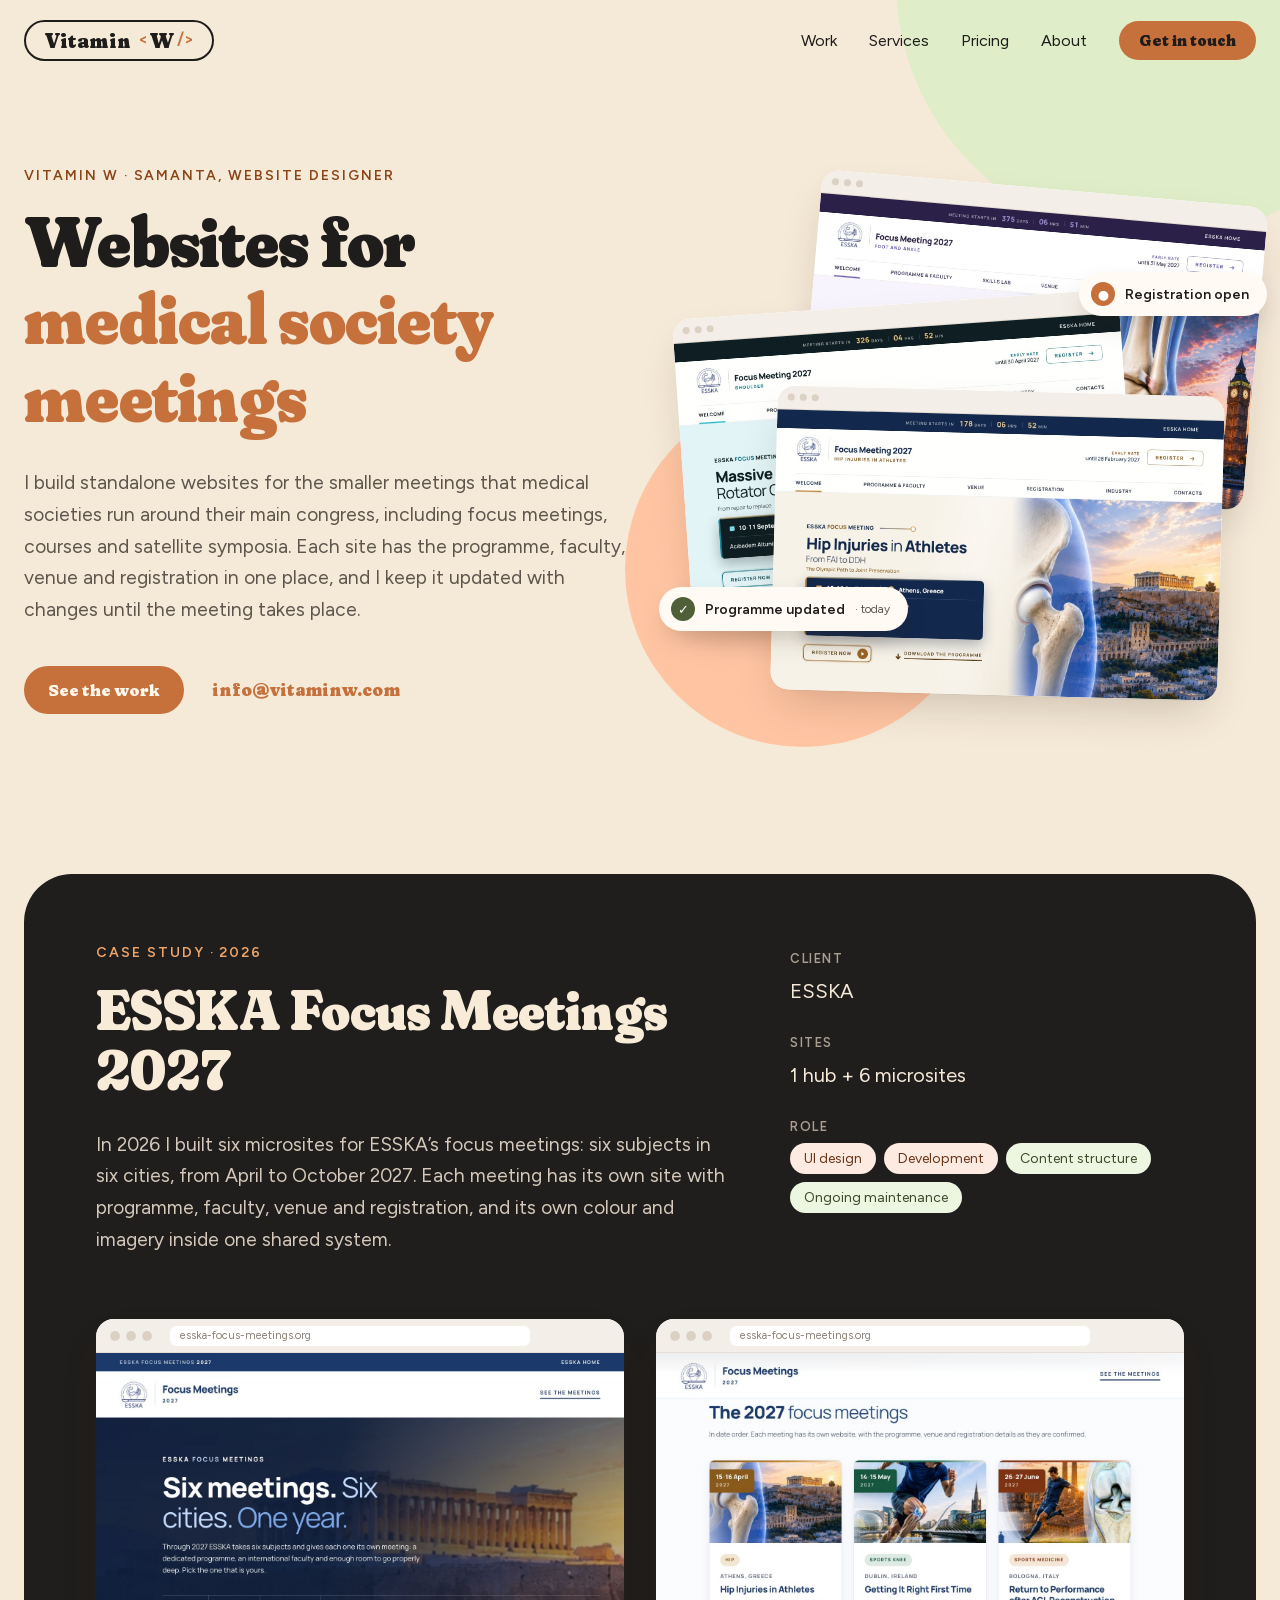
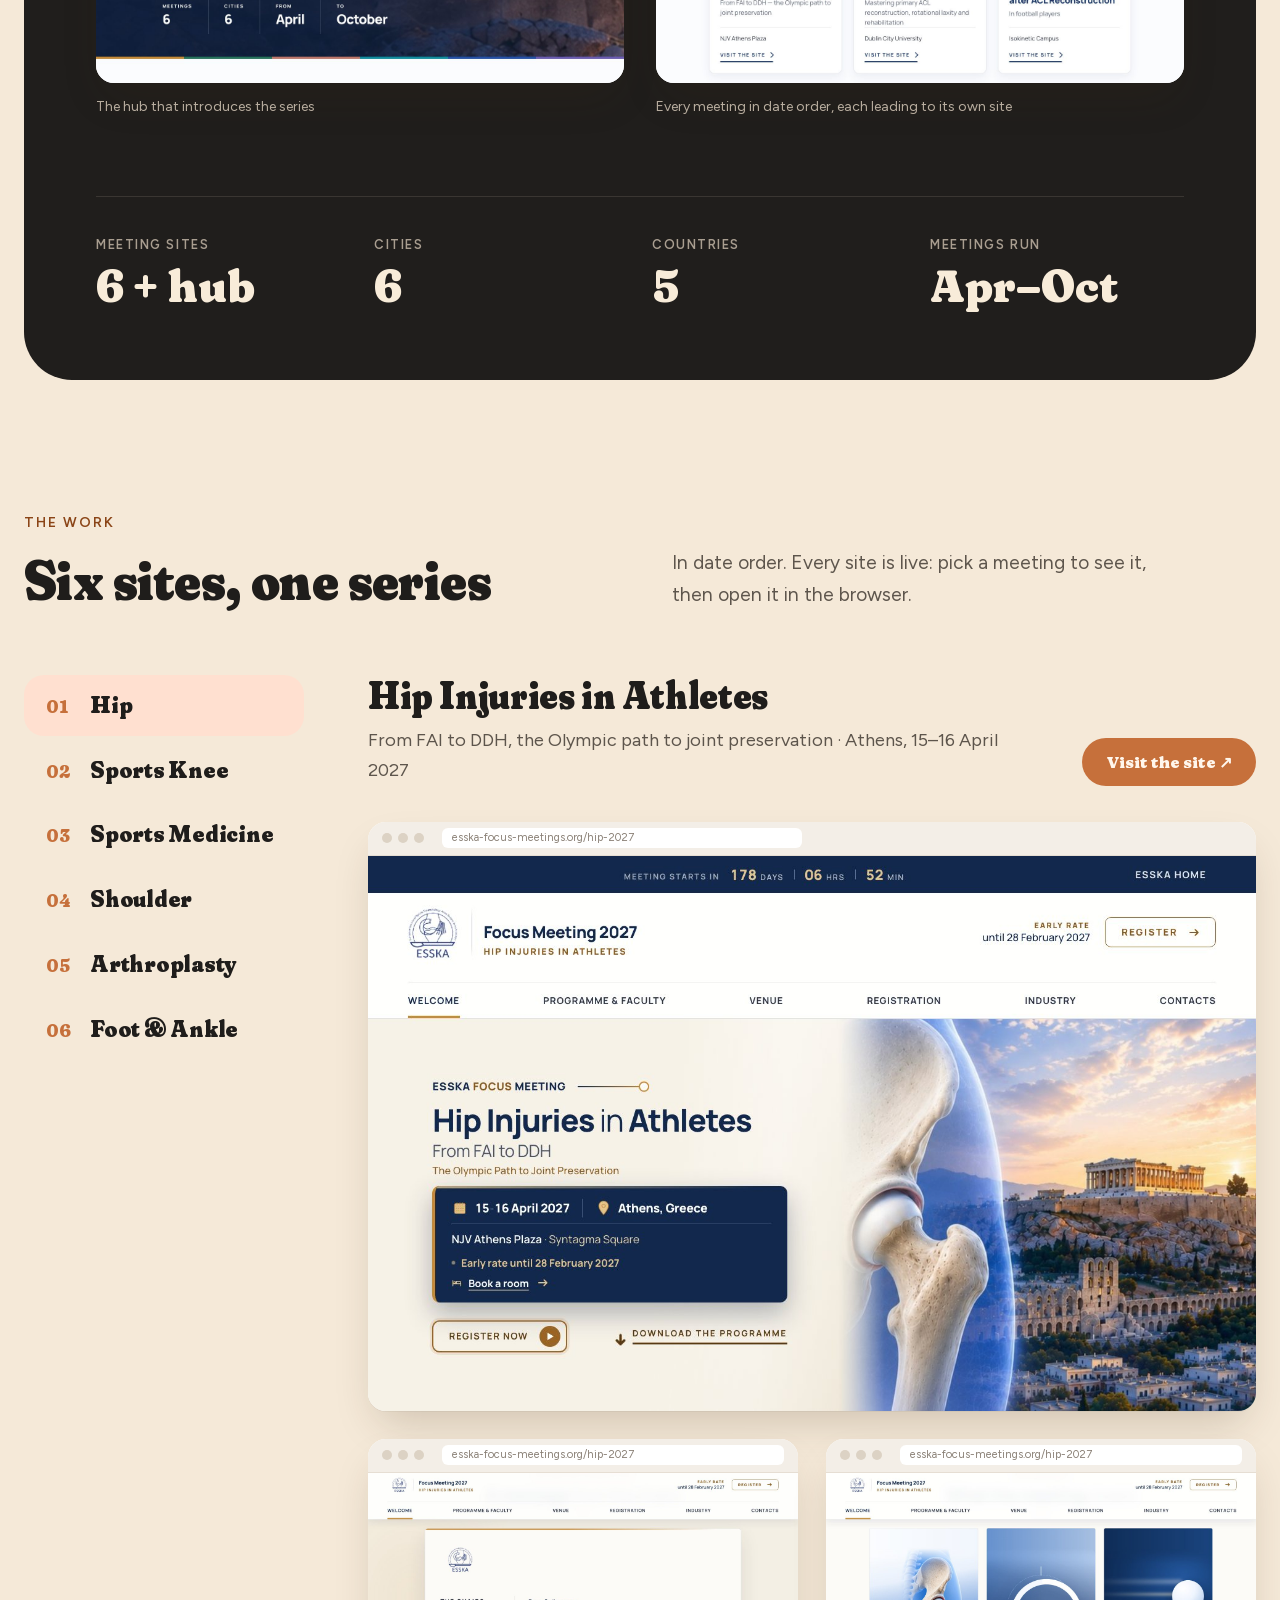
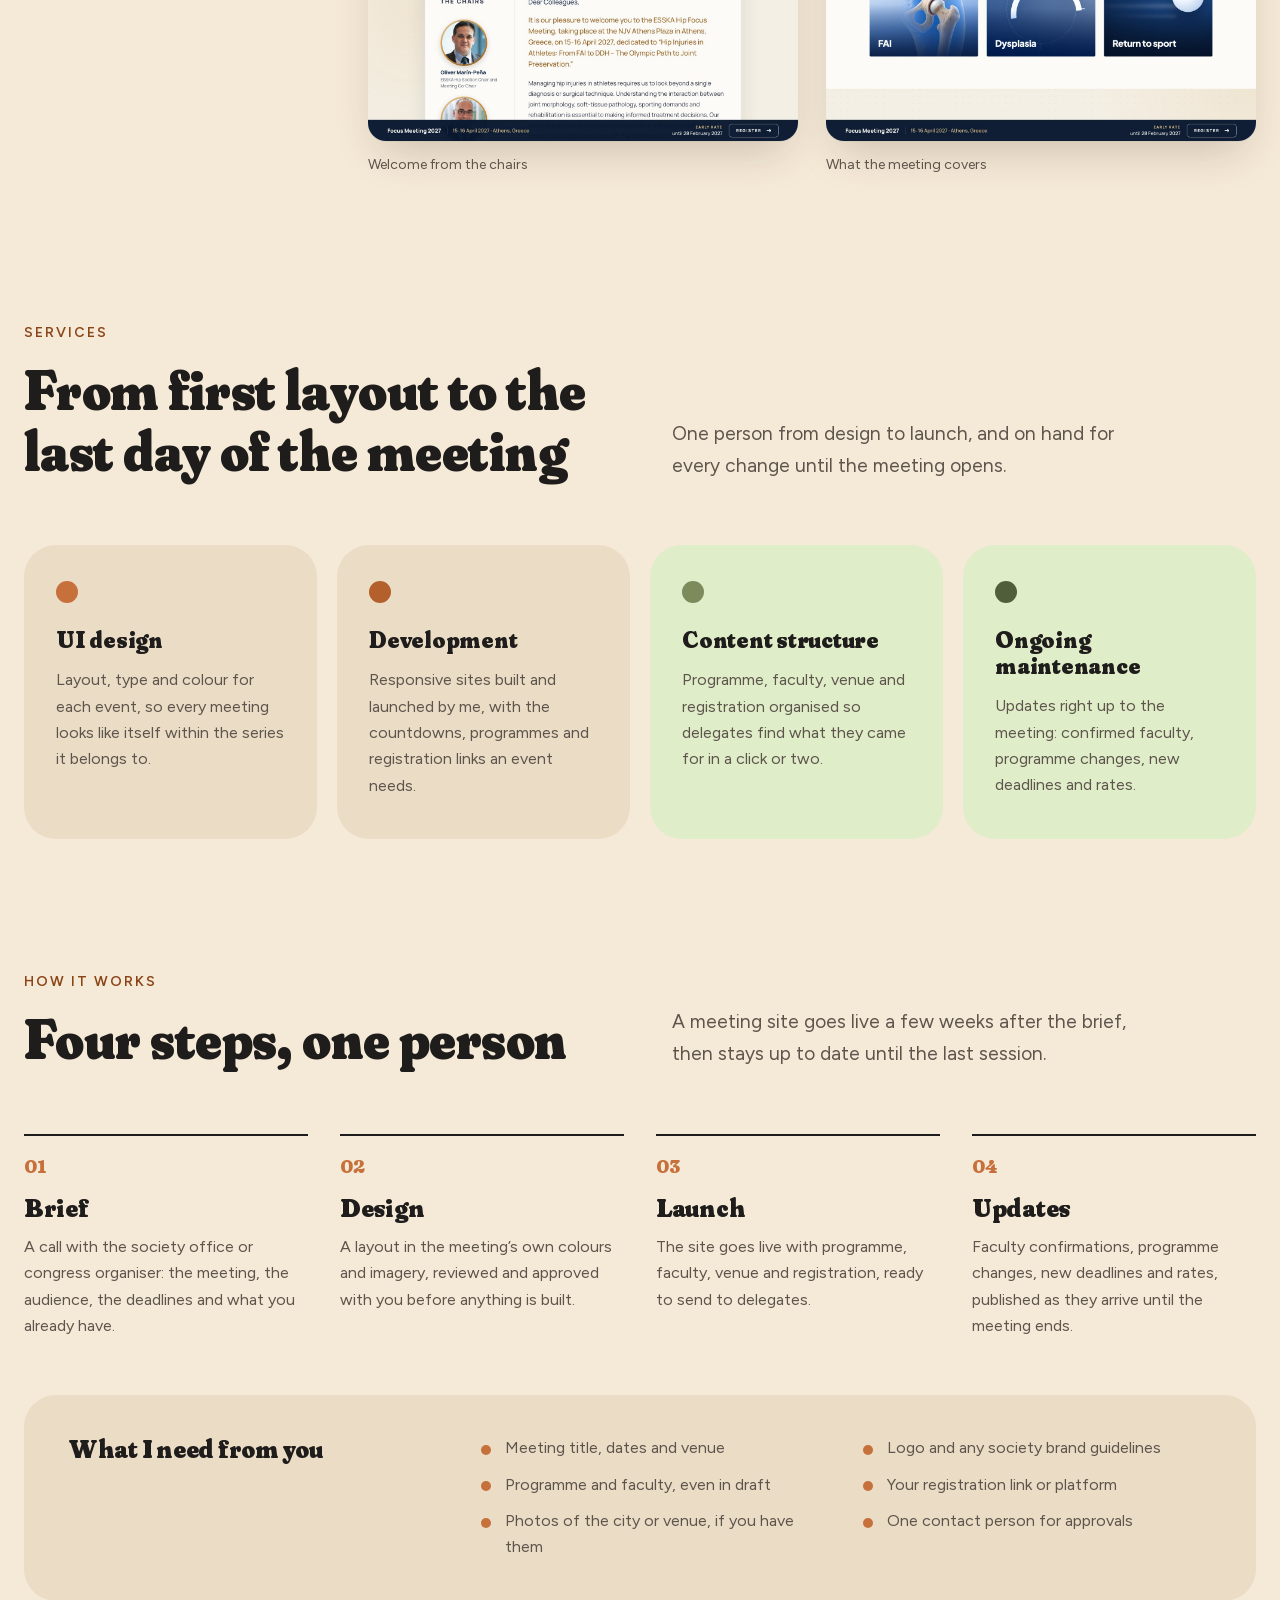
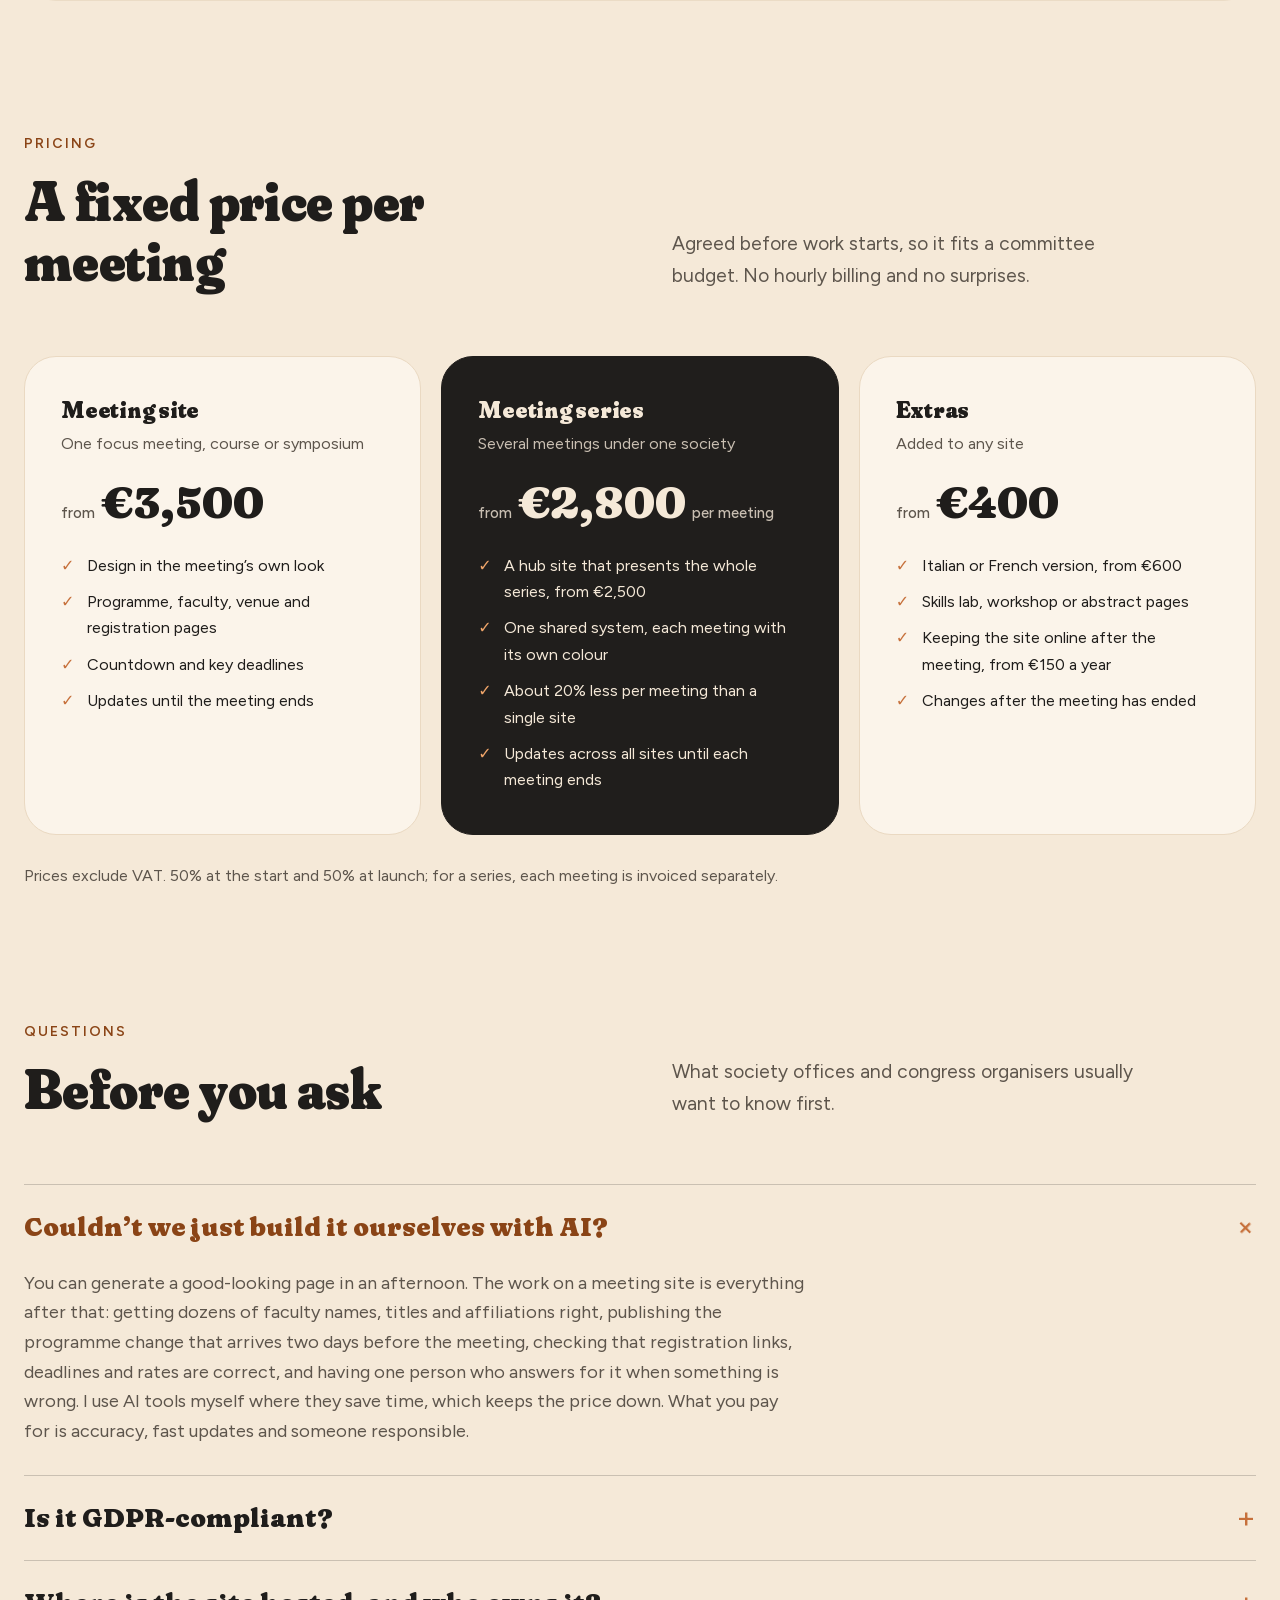
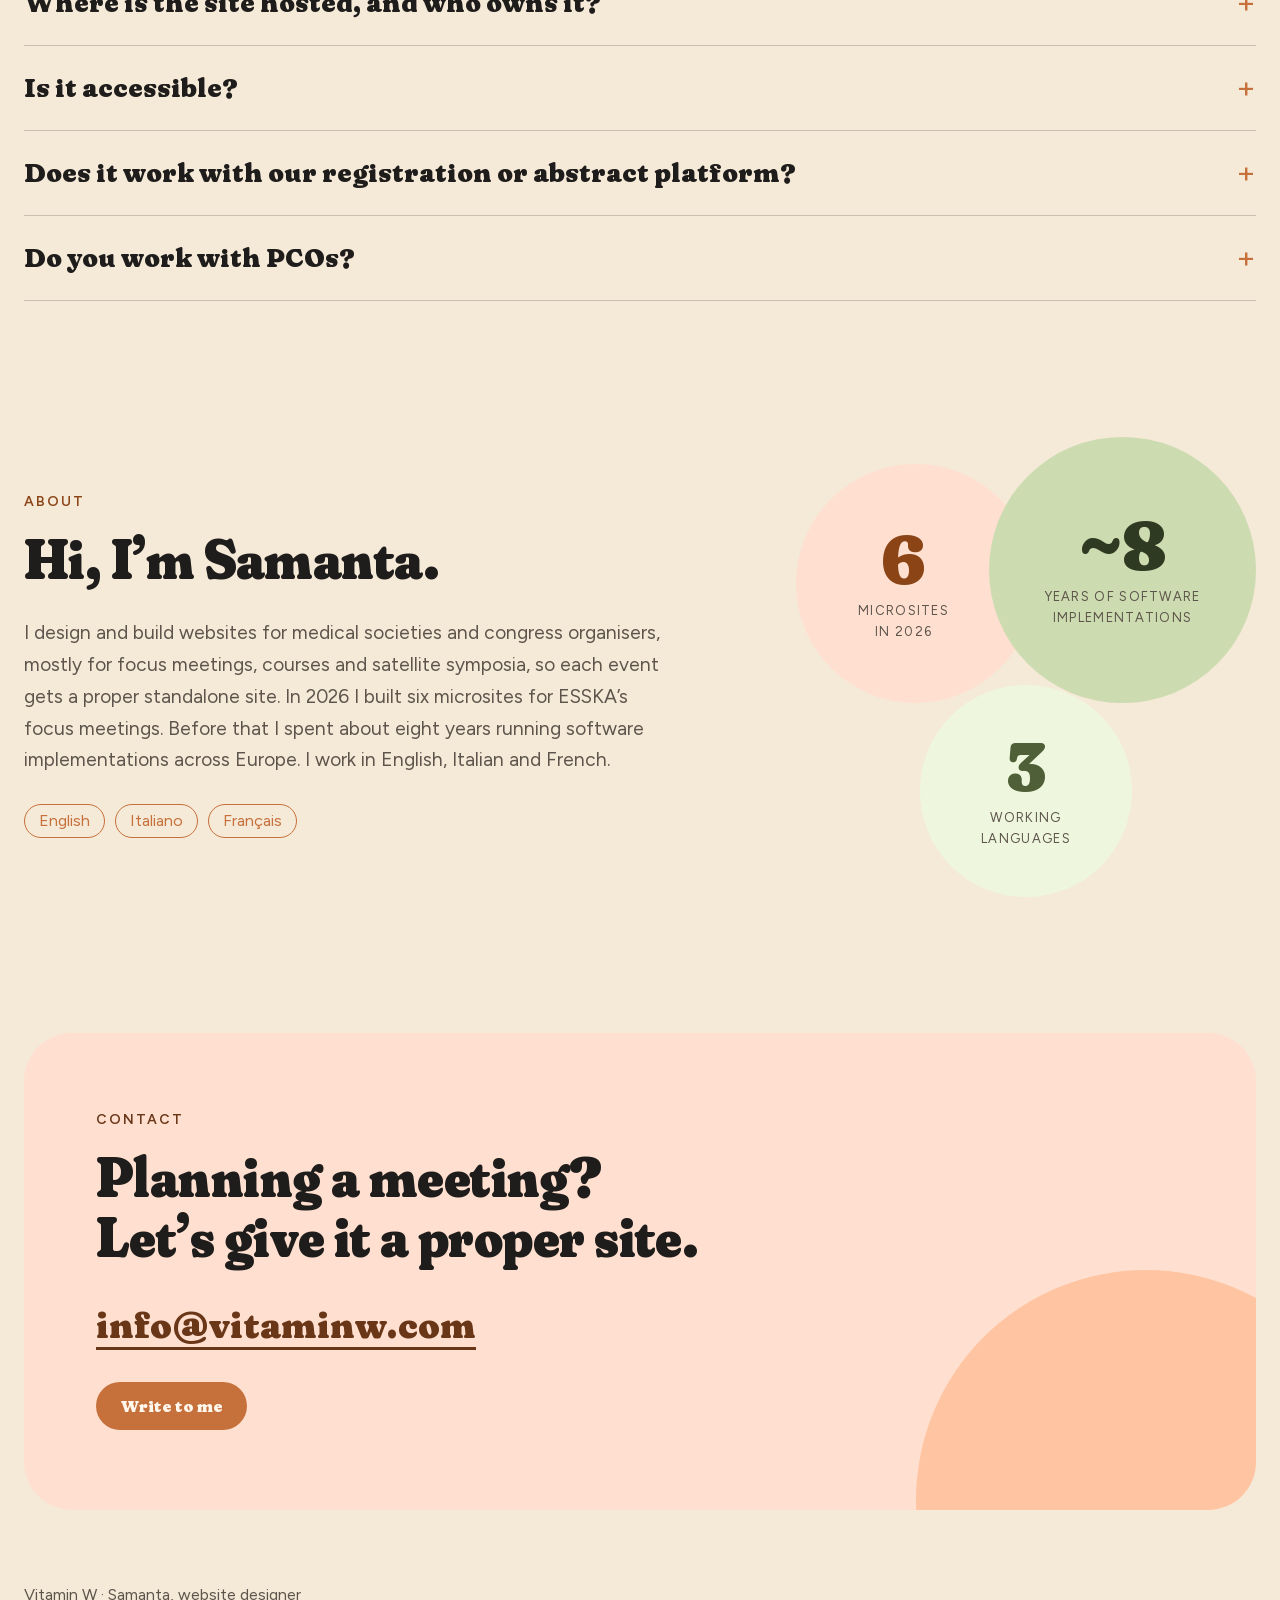
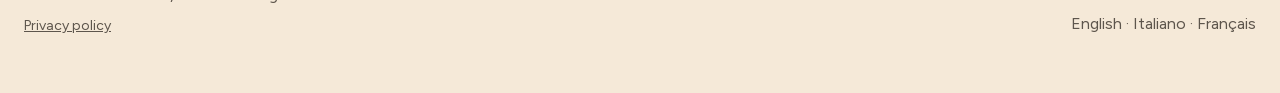
<file: index.html>
<!doctype html>
<html lang="en">
<head>
<meta charset="utf-8">
<meta name="viewport" content="width=device-width, initial-scale=1">
<title>Vitamin W · Websites for medical society meetings</title>
<meta name="description" content="Standalone websites for focus meetings, courses and satellite symposia.">
<link rel="stylesheet" href="fonts/fonts.css">
<link rel="icon" href="favicon.svg" type="image/svg+xml">
<style>
  :root {
    --cream: #f5e9d8;
    --sand: #ebdcc6;
    --ink: #1f1d1b;
    --muted: #5d554c;
    --rust: #c6703b;
    --rust-deep: #8a4416;
    --peach: #ffe0d0;
    --peach-strong: #ffc5a3;
    --mint: #e0edc9;
    --sage: #cddbb0;
    --moss: #4f5f37;
    --dark: #201e1c;

    --wrap: 1240px;
    --gutter: 24px;
    --section: 136px;      /* vertical rhythm between sections */
    --h2: clamp(36px, 4.4vw, 56px);
    --radius-xl: 48px;
    --radius-l: 32px;
    --display: "Fraunces", Georgia, serif;
    --body: "Figtree", system-ui, sans-serif;
  }
  * { box-sizing: border-box; }
  html { scroll-behavior: smooth; overflow-x: clip; }
  body {
    margin: 0;
    background: var(--cream);
    color: var(--ink);
    font: 400 18px/1.65 var(--body);
    -webkit-font-smoothing: antialiased;
    overflow-x: clip;
  }
  img { display: block; max-width: 100%; height: auto; }
  a { color: inherit; }
  .wrap { width: min(var(--wrap), 100% - 2 * var(--gutter)); margin-inline: auto; }

  h1, h2, h3 {
    font-family: var(--display);
    font-variation-settings: "SOFT" 100, "opsz" 144;
    font-weight: 900;
    letter-spacing: -0.01em;
    line-height: 1.08;
    margin: 0;
  }
  h2 { font-size: var(--h2); }
  .eyebrow {
    font: 600 14px/1 var(--body);
    letter-spacing: 0.14em;
    text-transform: uppercase;
    color: var(--rust-deep);
    margin: 0 0 20px;
  }
  .lede { color: var(--muted); font-size: clamp(17px, 1.5vw, 20px); margin: 0; }

  .btn {
    display: inline-flex; align-items: center; gap: 8px;
    background: var(--rust); color: #fff6ec;
    font: 900 16px/1 var(--display); font-variation-settings: "SOFT" 100;
    padding: 16px 24px; border-radius: 999px;
    text-decoration: none; white-space: nowrap;
    transition: transform .2s, background .2s;
  }
  .btn:hover { background: #b45f2c; transform: translateY(-2px); }

  section { padding-top: var(--section); scroll-margin-top: 8px; }

  /* Shared section header: title left, short intro right */
  .section-head { display: grid; grid-template-columns: 1fr 1fr; gap: 24px 64px; align-items: end; margin-bottom: 64px; }
  .section-head .lede { max-width: 480px; }

  /* Browser frame for every screenshot */
  .frame {
    margin: 0; background: #fff; border-radius: 18px; overflow: hidden;
    box-shadow: 0 1px 0 rgba(0,0,0,.04), 0 20px 44px -12px rgba(60, 40, 20, .22);
  }
  .frame-bar {
    display: flex; align-items: center; gap: 6px; height: 34px; padding: 0 14px;
    background: #f3eee7; border-bottom: 1px solid #e6ded3;
  }
  .frame-bar i { width: 10px; height: 10px; border-radius: 50%; background: #dcd2c4; }
  .frame-bar span {
    margin-left: 12px; flex: 1; max-width: 360px; height: 20px; border-radius: 6px; background: #fff;
    font-size: 11px; line-height: 20px; color: #8a8076; padding: 0 10px;
    overflow: hidden; white-space: nowrap; text-overflow: ellipsis;
  }
  .frame img { width: 100%; aspect-ratio: 1440 / 900; object-fit: cover; object-position: top; }
  .frame-caption { font-size: 14px; color: var(--muted); margin-top: 12px; }
  .case .frame-caption { color: #b8ad9f; }

  /* Nav */
  .nav { display: flex; align-items: center; justify-content: space-between; padding: 20px 0; position: relative; z-index: 2; }
  /* Logo: "Vitamin <W/>" in an outlined pill */
  .logo {
    display: inline-flex; align-items: center; gap: .3em;
    border: 2.5px solid var(--ink); border-radius: 999px; padding: 7px 18px 8px;
    font: 900 22px/1 var(--display); font-variation-settings: "SOFT" 100, "opsz" 144;
    color: var(--ink); text-decoration: none; white-space: nowrap;
    transition: background .2s;
  }
  .logo:hover { background: rgba(255, 224, 208, .6); }
  .logo .w { display: inline-flex; align-items: center; gap: .08em; }
  .logo .tag { font: 800 .78em/1 var(--body); color: var(--rust); }
  .nav ul { display: flex; align-items: center; gap: 32px; list-style: none; margin: 0; padding: 0; }
  .nav ul a:not(.btn) { text-decoration: none; font-size: 16px; }
  .nav ul a:not(.btn):hover { color: var(--rust); }
  .nav .btn { padding: 12px 20px; font-size: 15px; color: var(--ink); }

  /* Hero */
  .hero {
    position: relative; padding: 88px 0 24px;
    display: grid; grid-template-columns: minmax(0, 1.05fr) minmax(0, 1fr); gap: 56px; align-items: center;
  }
  .hero::before {
    content: ""; position: absolute; z-index: -1; width: 520px; height: 520px; border-radius: 50%;
    background: var(--mint); top: -360px; right: -160px;
  }
  .hero h1 { font-size: clamp(44px, 5.6vw, 82px); margin-bottom: 32px; }
  .hero h1 em { font-style: normal; color: var(--rust); }
  .hero .lede { max-width: 760px; }
  .hero .actions { display: flex; align-items: center; gap: 28px; flex-wrap: wrap; margin-top: 40px; }
  .mail-link { font: 900 17px/1 var(--display); font-variation-settings: "SOFT" 100; color: var(--rust); text-decoration: none; }
  .mail-link:hover { text-decoration: underline; }

  /* Hero graphic: a fanned stack of real meeting sites */
  .hero-art { position: relative; aspect-ratio: 1 / 0.92; }
  .hero-art::before {
    content: ""; position: absolute; width: 62%; aspect-ratio: 1; left: -10%; bottom: -8%; border-radius: 50%;
    background: var(--peach-strong); z-index: 0;
  }
  .hero-art .frame { position: absolute; width: 78%; z-index: 1; }
  .hero-art .frame-bar { height: 24px; padding: 0 10px; gap: 5px; }
  .hero-art .frame-bar i { width: 7px; height: 7px; }
  .hero-art .frame-bar span { display: none; }
  .hero-art .f1 { top: 2%; right: 0; transform: rotate(5deg); }
  .hero-art .f2 { top: 24%; left: 0; transform: rotate(-4deg); z-index: 2; }
  .hero-art .f3 { bottom: 2%; right: 6%; transform: rotate(1.5deg); z-index: 3; }
  .chip {
    position: absolute; z-index: 4; display: flex; align-items: center; gap: 10px;
    background: #fffaf3; border-radius: 999px; padding: 10px 18px 10px 12px;
    font-size: 14px; font-weight: 600; white-space: nowrap;
    box-shadow: 0 12px 28px -10px rgba(60, 40, 20, .35);
    animation: bob 6s ease-in-out infinite;
  }
  .chip i { width: 24px; height: 24px; border-radius: 50%; display: grid; place-items: center; font-style: normal; font-size: 13px; color: #fff; }
  .chip small { font-weight: 400; color: var(--muted); }
  .chip.c1 { left: -4%; bottom: 14%; }
  .chip.c1 i { background: var(--moss); }
  .chip.c2 { right: -2%; top: 18%; animation-delay: -3s; }
  .chip.c2 i { background: var(--rust); }
  @keyframes bob { 50% { transform: translateY(-8px); } }
  @media (prefers-reduced-motion: reduce) { .chip { animation: none; } }

  /* Case study */
  .case { background: var(--dark); color: #f5e9d8; border-radius: var(--radius-xl); padding: 72px; margin-top: var(--section); }
  .case .eyebrow { color: #f0a66a; }
  .case h2 { color: #f8ecd9; margin-bottom: 28px; }
  .case .lede { color: #d4c9bb; }
  .case-top { display: grid; grid-template-columns: 1.6fr 1fr; gap: 64px; align-items: start; }
  .meta { margin: 0; display: grid; gap: 28px; padding-top: 6px; }
  .meta dt { font: 600 13px/1 var(--body); letter-spacing: .12em; text-transform: uppercase; color: #a99e90; margin-bottom: 10px; }
  .meta dd { margin: 0; font-size: 20px; }
  .tags { display: flex; flex-wrap: wrap; gap: 8px; list-style: none; margin: 0; padding: 0; }
  .tags li { font-size: 14px; padding: 4px 14px; border-radius: 999px; background: #fdebe2; color: #6a3618; }
  .tags li.green { background: #edf6e0; color: #3d4a2a; }
  .case-shots { display: grid; grid-template-columns: 1fr 1fr; gap: 32px; margin-top: 64px; }

  /* Work: sticky index + project view */
  .work-grid { display: grid; grid-template-columns: 280px 1fr; gap: 64px; align-items: start; }
  .index { position: sticky; top: 32px; list-style: none; margin: 0; padding: 0; display: grid; gap: 4px; }
  .index button {
    all: unset; box-sizing: border-box; cursor: pointer; width: 100%;
    display: flex; align-items: baseline; gap: 18px; padding: 16px 22px; border-radius: 20px;
    transition: background .2s;
  }
  .index button:hover { background: rgba(255, 224, 208, .55); }
  .index button[aria-selected="true"] { background: var(--peach); }
  .index button:focus-visible { outline: 2px solid var(--rust); outline-offset: 2px; }
  .index .num { font: 900 17px/1 var(--display); color: var(--rust); min-width: 26px; }
  .index h3 { font-size: 24px; line-height: 1.2; }

  .project[hidden] { display: none; }
  .project { animation: fade .35s ease; }
  @keyframes fade { from { opacity: 0; transform: translateY(8px); } to { opacity: 1; transform: none; } }
  .project-head { display: flex; justify-content: space-between; align-items: flex-end; gap: 24px 40px; margin-bottom: 36px; }
  .project h3 { font-size: clamp(28px, 3vw, 40px); margin-bottom: 10px; }
  .project .sub { margin: 0; color: var(--muted); font-size: 18px; }
  .project .pair { display: grid; grid-template-columns: 1fr 1fr; gap: 28px; margin-top: 28px; }

  /* Services */
  .cards { display: grid; grid-template-columns: repeat(4, 1fr); gap: 20px; }
  .card { border-radius: var(--radius-l); padding: 36px 32px 40px; background: var(--sand); }
  .card.green { background: var(--mint); }
  .card .dot { width: 22px; height: 22px; border-radius: 50%; background: var(--rust); margin-bottom: 24px; }
  .card h3 { font-size: 24px; margin-bottom: 14px; }
  .card p { margin: 0; color: var(--muted); font-size: 16px; }

  /* Case study results + quote */
  .results { display: grid; grid-template-columns: repeat(4, 1fr); gap: 24px; margin: 64px 0 0; padding-top: 40px; border-top: 1px solid #3a3632; }
  .results dt { font: 600 13px/1.3 var(--body); letter-spacing: .12em; text-transform: uppercase; color: #a99e90; margin-bottom: 10px; }
  .results dd { margin: 0; font: 900 clamp(32px, 3.6vw, 44px)/1 var(--display); font-variation-settings: "SOFT" 100; color: #f8ecd9; }
  .quote { margin: 48px 0 0; padding-left: 28px; border-left: 3px solid #f0a66a; max-width: 820px; }
  .quote p { margin: 0 0 14px; font: 900 clamp(20px, 2vw, 26px)/1.35 var(--display); font-variation-settings: "SOFT" 100; color: #f8ecd9; }
  .quote cite { font-style: normal; font-size: 15px; color: #b8ad9f; }

  /* Placeholders still to fill in: visible on purpose */
  .todo { background: #fff1a8; color: #4a3b00; border-radius: 4px; padding: 0 4px; outline: 1px dashed #c9a400; }

  /* How it works */
  .steps { list-style: none; margin: 0; padding: 0; display: grid; grid-template-columns: repeat(4, 1fr); gap: 32px; }
  .steps li { border-top: 2px solid var(--ink); padding-top: 22px; }
  .steps .num { font: 900 18px/1 var(--display); color: var(--rust); display: block; margin-bottom: 18px; }
  .steps h3 { font-size: 26px; margin-bottom: 12px; }
  .steps p { margin: 0; color: var(--muted); font-size: 16px; }
  .needs { margin-top: 56px; background: var(--sand); border-radius: var(--radius-l); padding: 40px 44px; display: grid; grid-template-columns: 1fr 2fr; gap: 24px 48px; }
  .needs h3 { font-size: 26px; }
  .needs ul { margin: 0; padding: 0; list-style: none; display: grid; grid-template-columns: 1fr 1fr; gap: 10px 32px; }
  .needs li { padding-left: 24px; position: relative; color: var(--muted); font-size: 16px; }
  .needs li::before { content: ""; position: absolute; left: 0; top: .6em; width: 10px; height: 10px; border-radius: 50%; background: var(--rust); }

  /* Pricing */
  .prices { display: grid; grid-template-columns: repeat(3, 1fr); gap: 20px; align-items: stretch; }
  .price { border-radius: var(--radius-l); padding: 40px 36px; background: #fbf4ea; border: 1px solid #ead9c2; display: flex; flex-direction: column; }
  .price.featured { background: var(--dark); color: #f5e9d8; border-color: var(--dark); }
  .price h3 { font-size: 24px; margin-bottom: 8px; }
  .price .for { margin: 0 0 24px; color: var(--muted); font-size: 16px; }
  .price.featured .for { color: #c9bfb2; }
  .price .amount { font: 900 clamp(34px, 3.4vw, 44px)/1 var(--display); font-variation-settings: "SOFT" 100; margin-bottom: 28px; }
  .price .amount small { font: 500 15px/1 var(--body); color: var(--muted); margin-right: 6px; }
  .price.featured .amount small { color: #c9bfb2; }
  .price ul { margin: 0; padding: 0; list-style: none; display: grid; gap: 10px; font-size: 16px; }
  .price li { padding-left: 26px; position: relative; }
  .price li::before { content: "✓"; position: absolute; left: 0; color: var(--rust); font-weight: 600; }
  .price.featured li::before { color: #f0a66a; }
  .price-note { margin: 28px 0 0; color: var(--muted); font-size: 16px; }

  /* FAQ */
  .faq-list { border-top: 1px solid rgba(31, 29, 27, .2); }
  .faq-list details { border-bottom: 1px solid rgba(31, 29, 27, .2); }
  .faq-list summary {
    list-style: none; cursor: pointer; display: flex; justify-content: space-between; align-items: center; gap: 24px;
    padding: 26px 0; font: 900 clamp(20px, 2vw, 26px)/1.25 var(--display); font-variation-settings: "SOFT" 100;
  }
  .faq-list summary::-webkit-details-marker { display: none; }
  .faq-list summary::after { content: "+"; font: 400 30px/1 var(--body); color: var(--rust); transition: transform .2s; }
  .faq-list details[open] summary::after { transform: rotate(45deg); }
  .faq-list summary:hover { color: var(--rust-deep); }
  .faq-list details p { margin: 0 0 28px; max-width: 780px; color: var(--muted); }
  .faq-list details.lead summary { color: var(--rust-deep); }

  /* About */
  .about-grid { display: grid; grid-template-columns: 1.2fr 1fr; gap: 64px; align-items: center; }
  .about h2 { margin-bottom: 28px; }
  .about .lede { margin-bottom: 28px; }
  .langs { display: flex; gap: 10px; list-style: none; margin: 0; padding: 0; flex-wrap: wrap; }
  .langs li { border: 1.5px solid var(--rust); color: var(--rust); border-radius: 999px; padding: 3px 14px; font-size: 16px; }
  .bubbles { position: relative; aspect-ratio: 1 / 1; max-width: 460px; width: 100%; justify-self: end; }
  .bubble { position: absolute; border-radius: 50%; display: grid; place-content: center; text-align: center; padding: 20px; }
  .bubble b { font: 900 clamp(48px, 5.4vw, 68px)/1 var(--display); font-variation-settings: "SOFT" 100; display: block; margin-bottom: 8px; }
  .bubble span { font-size: 13px; letter-spacing: .1em; text-transform: uppercase; color: var(--muted); line-height: 1.6; }
  .b1 { width: 52%; height: 52%; left: 0; top: 6%; background: var(--peach); padding-right: 44px; }
  .b1 b { color: var(--rust-deep); }
  .b2 { width: 58%; height: 58%; right: 0; top: 0; background: var(--sage); z-index: 1; }
  .b2 b { color: #2f3a22; }
  .b3 { width: 46%; height: 46%; left: 27%; bottom: 0; background: #eef7dd; z-index: 2; }
  .b3 b { color: var(--moss); }

  /* Contact */
  .contact-card {
    position: relative; overflow: hidden;
    background: var(--peach); border-radius: var(--radius-xl); padding: 80px 72px;
  }
  .contact-card::after {
    content: ""; position: absolute; width: 460px; height: 460px; border-radius: 50%;
    background: var(--peach-strong); right: -120px; bottom: -220px;
  }
  .contact-card > * { position: relative; z-index: 1; }
  .contact-card .eyebrow { color: #6a3618; }
  .contact-card h2 { max-width: 620px; margin-bottom: 36px; }
  .big-mail {
    display: inline-block; font: 900 clamp(24px, 2.8vw, 36px)/1.2 var(--display); font-variation-settings: "SOFT" 100;
    color: #6a3618; text-decoration: none; border-bottom: 3px solid currentColor; margin-bottom: 32px; overflow-wrap: anywhere;
  }
  .contact-card .btn { display: flex; width: fit-content; }

  footer { display: flex; justify-content: space-between; align-items: flex-end; gap: 16px 32px; flex-wrap: wrap; padding: 72px 0 56px; color: var(--muted); font-size: 16px; }
  footer .legal { font-size: 14px; margin-top: 6px; }
  footer a { color: var(--muted); }

  /* Responsive */
  @media (max-width: 1000px) {
    .hero { grid-template-columns: 1fr; gap: 48px; }
    .hero-art { width: min(560px, 100%); justify-self: center; }
  }
  @media (max-width: 1100px) {
    .cards, .steps { grid-template-columns: 1fr 1fr; }
    .work-grid { grid-template-columns: 220px 1fr; gap: 40px; }
    .prices { grid-template-columns: 1fr; max-width: 640px; }
    .project-head { flex-direction: column; align-items: flex-start; }
  }
  @media (max-width: 900px) {
    :root { --section: 104px; }
    .section-head, .about-grid, .case-top { grid-template-columns: 1fr; }
    .section-head { margin-bottom: 40px; }
    .bubbles { justify-self: center; }
    .case, .contact-card { padding: 48px 32px; border-radius: 36px; }
    .case-shots { margin-top: 48px; gap: 24px; }
    .results { grid-template-columns: 1fr 1fr; }
    .needs { grid-template-columns: 1fr; padding: 32px; }

    /* Index becomes a sticky row of names above the project */
    .work-grid { grid-template-columns: 1fr; gap: 28px; }
    .index {
      top: 0; z-index: 5; display: flex; overflow-x: auto; gap: 6px;
      margin: 0 calc(-1 * var(--gutter)); padding: 12px var(--gutter);
      scroll-padding-inline: var(--gutter); scrollbar-width: none;
      background: var(--cream); box-shadow: 0 8px 16px -12px rgba(60, 40, 20, .25);
    }
    .index::-webkit-scrollbar { display: none; }
    .index li { flex: 0 0 auto; }
    .index button { padding: 10px 16px; border-radius: 999px; gap: 10px; background: rgba(235, 220, 198, .6); }
    .index .num { font-size: 13px; min-width: 0; }
    .index h3 { font-size: 17px; white-space: nowrap; }
  }
  @media (max-width: 640px) {
    :root { --gutter: 16px; --section: 88px; }
    body { font-size: 17px; }
    .nav ul li:not(:last-child) { display: none; }
    .hero { padding-top: 72px; }
    .hero::before { width: 300px; height: 300px; top: -200px; right: -120px; }
    .chip { font-size: 12px; padding: 8px 14px 8px 10px; }
    .chip small { display: none; }
    .chip.c1 { left: 0; }
    .chip.c2 { right: 0; }
    .case, .contact-card { padding: 40px 22px; border-radius: 28px; }
    .case-shots, .project .pair, .cards, .steps, .needs ul { grid-template-columns: 1fr; }
    .needs { padding: 28px 22px; }
    .price { padding: 32px 24px; }
    .frame { border-radius: 12px; }
    .frame-bar { height: 26px; }
    .frame-bar span { display: none; }
    .bubble { padding: 12px; }
    .bubble span { font-size: 11px; letter-spacing: .06em; }
    .b1 { padding-right: 26px; }
  }
</style>
</head>
<body>
<div class="wrap">
  <nav class="nav" aria-label="Main">
    <a class="logo" href="#top" aria-label="Vitamin W, back to top">Vitamin <span class="w" aria-hidden="true"><span class="tag">&lt;</span>W<span class="tag">/&gt;</span></span></a>
    <ul>
      <li><a href="#work">Work</a></li>
      <li><a href="#services">Services</a></li>
      <li><a href="#pricing">Pricing</a></li>
      <li><a href="#about">About</a></li>
      <li><a class="btn" href="#contact">Get in touch</a></li>
    </ul>
  </nav>

  <header class="hero" id="top">
    <div>
    <p class="eyebrow">Vitamin W · Samanta, website designer</p>
    <h1>Websites for <em>medical society meetings</em></h1>
    <p class="lede">I build standalone websites for the smaller meetings that medical societies run around their main congress, including focus meetings, courses and satellite symposia. Each site has the programme, faculty, venue and registration in one place, and I keep it updated with changes until the meeting takes place.</p>
    <div class="actions">
      <a class="btn" href="#work">See the work</a>
      <a class="mail-link" href="mailto:info@vitaminw.com">info@vitaminw.com</a>
    </div>
    </div>
    <div class="hero-art" aria-hidden="true">
      <figure class="frame f1"><div class="frame-bar"><i></i><i></i><i></i><span></span></div><img src="work/foot-ankle-hero.jpg" alt="" width="1440" height="900"></figure>
      <figure class="frame f2"><div class="frame-bar"><i></i><i></i><i></i><span></span></div><img src="work/shoulder-hero.jpg" alt="" width="1440" height="900"></figure>
      <figure class="frame f3"><div class="frame-bar"><i></i><i></i><i></i><span></span></div><img src="work/hip-hero.jpg" alt="" width="1440" height="900"></figure>
      <div class="chip c1"><i>✓</i>Programme updated <small>· today</small></div>
      <div class="chip c2"><i>●</i>Registration open</div>
    </div>
  </header>

  <article class="case" aria-labelledby="case-title">
    <div class="case-top">
      <div>
        <p class="eyebrow">Case study · 2026</p>
        <h2 id="case-title">ESSKA Focus Meetings 2027</h2>
        <p class="lede">In 2026 I built six microsites for ESSKA’s focus meetings: six subjects in six cities, from April to October 2027. Each meeting has its own site with programme, faculty, venue and registration, and its own colour and imagery inside one shared system.</p>
      </div>
      <dl class="meta">
        <div><dt>Client</dt><dd>ESSKA</dd></div>
        <div><dt>Sites</dt><dd>1 hub + 6 microsites</dd></div>
        <div><dt>Role</dt><dd>
          <ul class="tags">
            <li>UI design</li><li>Development</li>
            <li class="green">Content structure</li><li class="green">Ongoing maintenance</li>
          </ul>
        </dd></div>
      </dl>
    </div>
    <div class="case-shots">
      <div>
        <figure class="frame"><div class="frame-bar"><i></i><i></i><i></i><span>esska-focus-meetings.org</span></div><img src="work/hub-hero.jpg" alt="ESSKA Focus Meetings hub: Six meetings. Six cities. One year." width="1440" height="900" loading="lazy"></figure>
        <p class="frame-caption">The hub that introduces the series</p>
      </div>
      <div>
        <figure class="frame"><div class="frame-bar"><i></i><i></i><i></i><span>esska-focus-meetings.org</span></div><img src="work/hub-cards.jpg" alt="The 2027 focus meetings listed as cards in date order" width="1440" height="900" loading="lazy"></figure>
        <p class="frame-caption">Every meeting in date order, each leading to its own site</p>
      </div>
    </div>
    <dl class="results">
      <div><dt>Meeting sites</dt><dd>6 + hub</dd></div>
      <div><dt>Cities</dt><dd>6</dd></div>
      <div><dt>Countries</dt><dd>5</dd></div>
      <div><dt>Meetings run</dt><dd>Apr–Oct</dd></div>
    </dl>
    <!-- Add a client quote here when you have one:
    <blockquote class="quote">
      <p>Quote from your ESSKA contact</p>
      <cite>Name, Role, ESSKA</cite>
    </blockquote>
    -->
  </article>

  <section id="work">
    <div class="section-head">
      <div>
        <p class="eyebrow">The work</p>
        <h2>Six sites, one series</h2>
      </div>
      <p class="lede">In date order. Every site is live: pick a meeting to see it, then open it in the browser.</p>
    </div>

    <div class="work-grid">
      <ol class="index" role="tablist" aria-label="The six meetings"></ol>
      <div class="projects"></div>
    </div>
  </section>

  <section id="services">
    <div class="section-head">
      <div>
        <p class="eyebrow">Services</p>
        <h2>From first layout to the last day of the meeting</h2>
      </div>
      <p class="lede">One person from design to launch, and on hand for every change until the meeting opens.</p>
    </div>
    <div class="cards">
      <div class="card"><div class="dot"></div><h3>UI design</h3><p>Layout, type and colour for each event, so every meeting looks like itself within the series it belongs to.</p></div>
      <div class="card"><div class="dot" style="background:#b4602c"></div><h3>Development</h3><p>Responsive sites built and launched by me, with the countdowns, programmes and registration links an event needs.</p></div>
      <div class="card green"><div class="dot" style="background:#7c8a5c"></div><h3>Content structure</h3><p>Programme, faculty, venue and registration organised so delegates find what they came for in a click or two.</p></div>
      <div class="card green"><div class="dot" style="background:#4f5f37"></div><h3>Ongoing maintenance</h3><p>Updates right up to the meeting: confirmed faculty, programme changes, new deadlines and rates.</p></div>
    </div>
  </section>

  <section id="process">
    <div class="section-head">
      <div>
        <p class="eyebrow">How it works</p>
        <h2>Four steps, one person</h2>
      </div>
      <p class="lede">A meeting site goes live a few weeks after the brief, then stays up to date until the last session.</p>
    </div>
    <ol class="steps">
      <li><span class="num">01</span><h3>Brief</h3><p>A call with the society office or congress organiser: the meeting, the audience, the deadlines and what you already have.</p></li>
      <li><span class="num">02</span><h3>Design</h3><p>A layout in the meeting’s own colours and imagery, reviewed and approved with you before anything is built.</p></li>
      <li><span class="num">03</span><h3>Launch</h3><p>The site goes live with programme, faculty, venue and registration, ready to send to delegates.</p></li>
      <li><span class="num">04</span><h3>Updates</h3><p>Faculty confirmations, programme changes, new deadlines and rates, published as they arrive until the meeting ends.</p></li>
    </ol>
    <div class="needs">
      <h3>What I need from you</h3>
      <ul>
        <li>Meeting title, dates and venue</li>
        <li>Logo and any society brand guidelines</li>
        <li>Programme and faculty, even in draft</li>
        <li>Your registration link or platform</li>
        <li>Photos of the city or venue, if you have them</li>
        <li>One contact person for approvals</li>
      </ul>
    </div>
  </section>

  <section id="pricing">
    <div class="section-head">
      <div>
        <p class="eyebrow">Pricing</p>
        <h2>A fixed price per meeting</h2>
      </div>
      <p class="lede">Agreed before work starts, so it fits a committee budget. No hourly billing and no surprises.</p>
    </div>
    <div class="prices">
      <div class="price">
        <h3>Meeting site</h3>
        <p class="for">One focus meeting, course or symposium</p>
        <div class="amount"><small>from</small>€3,500</div>
        <ul>
          <li>Design in the meeting’s own look</li>
          <li>Programme, faculty, venue and registration pages</li>
          <li>Countdown and key deadlines</li>
          <li>Updates until the meeting ends</li>
        </ul>
      </div>
      <div class="price featured">
        <h3>Meeting series</h3>
        <p class="for">Several meetings under one society</p>
        <div class="amount"><small>from</small>€2,800<small style="margin:0 0 0 6px">per meeting</small></div>
        <ul>
          <li>A hub site that presents the whole series, from €2,500</li>
          <li>One shared system, each meeting with its own colour</li>
          <li>About 20% less per meeting than a single site</li>
          <li>Updates across all sites until each meeting ends</li>
        </ul>
      </div>
      <div class="price">
        <h3>Extras</h3>
        <p class="for">Added to any site</p>
        <div class="amount"><small>from</small>€400</div>
        <ul>
          <li>Italian or French version, from €600</li>
          <li>Skills lab, workshop or abstract pages</li>
          <li>Keeping the site online after the meeting, from €150 a year</li>
          <li>Changes after the meeting has ended</li>
        </ul>
      </div>
    </div>
    <p class="price-note">Prices exclude VAT. 50% at the start and 50% at launch; for a series, each meeting is invoiced separately.</p>
  </section>

  <section id="faq">
    <div class="section-head">
      <div>
        <p class="eyebrow">Questions</p>
        <h2>Before you ask</h2>
      </div>
      <p class="lede">What society offices and congress organisers usually want to know first.</p>
    </div>
    <div class="faq-list">
      <details class="lead" open>
        <summary>Couldn’t we just build it ourselves with AI?</summary>
        <p>You can generate a good-looking page in an afternoon. The work on a meeting site is everything after that: getting dozens of faculty names, titles and affiliations right, publishing the programme change that arrives two days before the meeting, checking that registration links, deadlines and rates are correct, and having one person who answers for it when something is wrong. I use AI tools myself where they save time, which keeps the price down. What you pay for is accuracy, fast updates and someone responsible.</p>
      </details>
      <details>
        <summary>Is it GDPR-compliant?</summary>
        <p>The meeting site itself collects no personal data: registration and payments stay on your existing platform. Fonts are served from the site itself rather than from third parties, and each site has a privacy notice. If you want visitor statistics, they are set up without tracking cookies.</p>
      </details>
      <details>
        <summary>Where is the site hosted, and who owns it?</summary>
        <p>Hosting is agreed with you at the start: on your society’s own servers, or on hosting I set up and manage for you. Either way the domain and the content are yours, and you get a full copy of the site when the meeting is over.</p>
      </details>
      <details>
        <summary>Is it accessible?</summary>
        <p>Sites are built with readable contrast, keyboard navigation, text alternatives for images and layouts that work on phones, which is where most delegates check the programme.</p>
      </details>
      <details>
        <summary>Does it work with our registration or abstract platform?</summary>
        <p>Yes. The site links to or embeds the system you already use, whether that is your society’s own portal or one run by your congress organiser, so nothing changes for your team or your delegates.</p>
      </details>
      <details>
        <summary>Do you work with PCOs?</summary>
        <p>Yes. I can work directly for the society or alongside your professional congress organiser, with one point of contact for approvals.</p>
      </details>
    </div>
  </section>

  <section class="about" id="about">
    <div class="about-grid">
      <div>
        <p class="eyebrow">About</p>
        <h2>Hi, I’m Samanta.</h2>
        <p class="lede">I design and build websites for medical societies and congress organisers, mostly for focus meetings, courses and satellite symposia, so each event gets a proper standalone site. In 2026 I built six microsites for ESSKA’s focus meetings. Before that I spent about eight years running software implementations across Europe. I work in English, Italian and French.</p>
        <ul class="langs"><li>English</li><li>Italiano</li><li>Français</li></ul>
      </div>
      <div class="bubbles" aria-label="Key numbers">
        <div class="bubble b1"><b>6</b><span>Microsites<br>in 2026</span></div>
        <div class="bubble b2"><b>~8</b><span>Years of software<br>implementations</span></div>
        <div class="bubble b3"><b>3</b><span>Working<br>languages</span></div>
      </div>
    </div>
  </section>

  <section id="contact">
    <div class="contact-card">
      <p class="eyebrow">Contact</p>
      <h2>Planning a meeting? Let’s give it a proper site.</h2>
      <a class="big-mail" href="mailto:info@vitaminw.com">info@vitaminw.com</a>
      <a class="btn" href="mailto:info@vitaminw.com">Write to me</a>
    </div>
  </section>

  <footer>
    <div>
      <div>Vitamin W · Samanta, website designer</div>
      <div class="legal"><a href="privacy.html">Privacy policy</a></div>
    </div>
    <span>English · Italiano · Français</span>
  </footer>
</div>

<script>
  // The six meetings: name in the index, details in the project view
  const SITES = [
    { key: 'hip', name: 'Hip', slug: 'hip-2027', title: 'Hip Injuries in Athletes', sub: 'From FAI to DDH, the Olympic path to joint preservation · Athens, 15–16 April 2027' },
    { key: 'sports-knee', name: 'Sports Knee', slug: 'sports-knee-2027', title: 'Mastering Primary ACL Reconstruction', sub: 'Getting it right first time · Dublin, 14–15 May 2027' },
    { key: 'sports-medicine', name: 'Sports Medicine', slug: 'sports-medicine-2027', title: 'Return to Performance after ACL Reconstruction', sub: 'In football players · Bologna, 26–27 June 2027' },
    { key: 'shoulder', name: 'Shoulder', slug: 'shoulder-2027', title: 'Massive Rotator Cuff Tears', sub: 'From repair to replace · Istanbul, 10–11 September 2027' },
    { key: 'arthroplasty', name: 'Arthroplasty', slug: 'arthroplasty-2027', title: 'Revision Knee Arthroplasty and Periprosthetic Joint Infection', sub: 'Current concepts and future directions · Rome, 8–9 October 2027' },
    { key: 'foot-ankle', name: 'Foot & Ankle', slug: 'foot-ankle-2027', title: 'From Mechanism to Match Fitness', sub: 'Managing syndesmosis injuries in athletes · London, 29 October 2027' },
  ];
  const esc = s => s.replace(/&/g, '&amp;');
  const frame = (src, alt, url) =>
    `<figure class="frame"><div class="frame-bar"><i></i><i></i><i></i><span>${url}</span></div>` +
    `<img src="${src}" alt="${alt}" width="1440" height="900" loading="lazy"></figure>`;

  const index = document.querySelector('.index');
  const projects = document.querySelector('.projects');
  SITES.forEach((s, i) => {
    const url = `esska-focus-meetings.org/${s.slug}`;
    index.insertAdjacentHTML('beforeend',
      `<li><button role="tab" id="tab-${s.key}" aria-controls="p-${s.key}" aria-selected="${i === 0}" tabindex="${i === 0 ? 0 : -1}">` +
      `<span class="num">0${i + 1}</span><h3>${esc(s.name)}</h3></button></li>`);
    projects.insertAdjacentHTML('beforeend', `
      <article class="project" id="p-${s.key}" role="tabpanel" aria-labelledby="tab-${s.key}"${i ? ' hidden' : ''}>
        <div class="project-head">
          <div><h3>${s.title}</h3><p class="sub">${s.sub}</p></div>
          <a class="btn" href="https://${url}/" target="_blank" rel="noopener">Visit the site ↗</a>
        </div>
        ${frame(`work/${s.key}-hero.jpg`, `${s.title}: home page`, url)}
        <div class="pair">
          <div>${frame(`work/${s.key}-chairs.jpg`, `${s.title}: welcome from the chairs`, url)}<p class="frame-caption">Welcome from the chairs</p></div>
          <div>${frame(`work/${s.key}-topics.jpg`, `${s.title}: what the meeting covers`, url)}<p class="frame-caption">What the meeting covers</p></div>
        </div>
      </article>`);
  });

  // Selecting a meeting swaps the project and keeps the view at the top of it
  const tabs = [...index.querySelectorAll('[role="tab"]')];
  function show(tab, focus) {
    tabs.forEach(t => {
      const on = t === tab;
      t.setAttribute('aria-selected', on);
      t.tabIndex = on ? 0 : -1;
      document.getElementById(t.getAttribute('aria-controls')).hidden = !on;
    });
    tab.scrollIntoView({ block: 'nearest', inline: 'nearest' });
    if (focus) tab.focus();
    const grid = document.querySelector('.work-grid');
    const top = grid.getBoundingClientRect().top;
    if (top < 0) window.scrollTo({ top: window.scrollY + top - 8 });
  }
  tabs.forEach((t, i) => {
    t.addEventListener('click', () => show(t));
    t.addEventListener('keydown', e => {
      const d = { ArrowDown: 1, ArrowRight: 1, ArrowUp: -1, ArrowLeft: -1 }[e.key];
      if (d) { e.preventDefault(); show(tabs[(i + d + tabs.length) % tabs.length], true); }
    });
  });
</script>
</body>
</html>
</file>
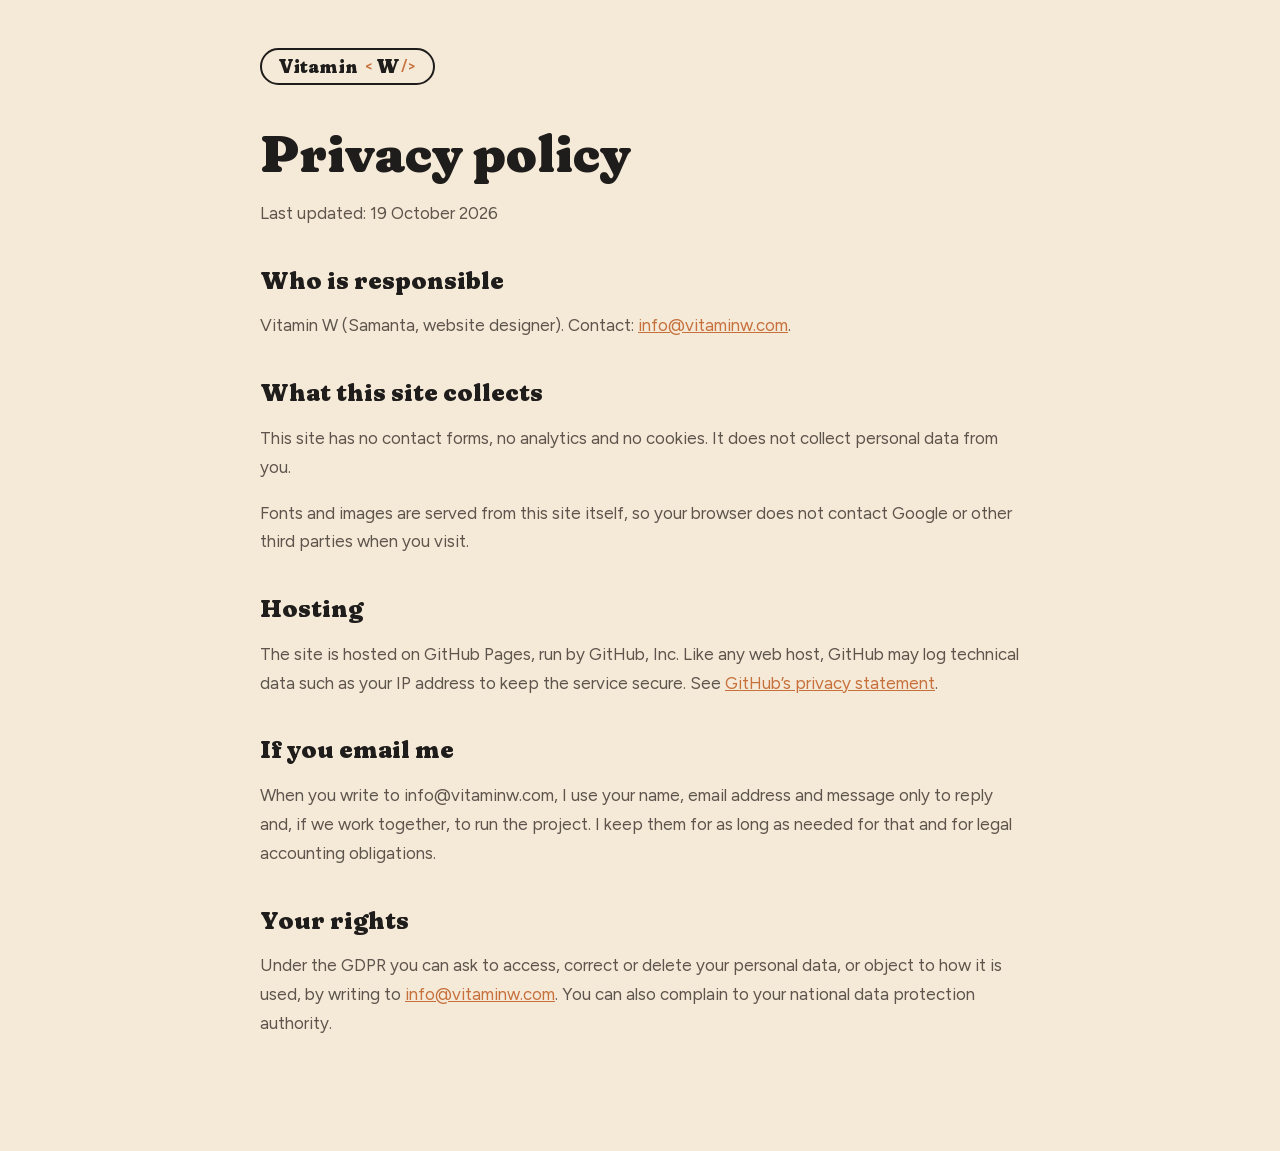
<file: privacy.html>
<!doctype html>
<html lang="en">
<head>
<meta charset="utf-8">
<meta name="viewport" content="width=device-width, initial-scale=1">
<title>Privacy policy · Vitamin W</title>
<link rel="stylesheet" href="fonts/fonts.css">
<link rel="icon" href="favicon.svg" type="image/svg+xml">
<style>
  :root { --cream: #f5e9d8; --ink: #1f1d1b; --muted: #5d554c; --rust: #c6703b; }
  body { margin: 0; background: var(--cream); color: var(--ink); font: 400 17px/1.7 "Figtree", system-ui, sans-serif; }
  main { width: min(760px, 100% - 32px); margin: 0 auto; padding: 48px 0 96px; }
  a { color: var(--rust); }
  .logo {
    display: inline-flex; align-items: center; gap: .3em;
    border: 2.5px solid var(--ink); border-radius: 999px; padding: 6px 16px 7px;
    font: 900 20px/1 "Fraunces", Georgia, serif; font-variation-settings: "SOFT" 100, "opsz" 144;
    color: var(--ink); text-decoration: none;
  }
  .logo .w { display: inline-flex; align-items: center; gap: .08em; }
  .logo .tag { font: 800 .78em/1 "Figtree", sans-serif; color: var(--rust); }
  h1, h2 { font-family: "Fraunces", Georgia, serif; font-variation-settings: "SOFT" 100; font-weight: 900; line-height: 1.1; }
  h1 { font-size: clamp(36px, 6vw, 52px); margin: 40px 0 8px; }
  h2 { font-size: 24px; margin: 40px 0 8px; }
  p, li { color: var(--muted); }
  .todo { background: #fff1a8; color: #4a3b00; border-radius: 4px; padding: 0 4px; outline: 1px dashed #c9a400; }
</style>
</head>
<body>
<main>
  <a class="logo" href="./" aria-label="Vitamin W, home">Vitamin <span class="w" aria-hidden="true"><span class="tag">&lt;</span>W<span class="tag">/&gt;</span></span></a>
  <h1>Privacy policy</h1>
  <p>Last updated: 19 October 2026</p>

  <h2>Who is responsible</h2>
  <p>Vitamin W (Samanta, website designer). Contact: <a href="mailto:info@vitaminw.com">info@vitaminw.com</a>.</p>

  <h2>What this site collects</h2>
  <p>This site has no contact forms, no analytics and no cookies. It does not collect personal data from you.</p>
  <p>Fonts and images are served from this site itself, so your browser does not contact Google or other third parties when you visit.</p>

  <h2>Hosting</h2>
  <p>The site is hosted on GitHub Pages, run by GitHub, Inc. Like any web host, GitHub may log technical data such as your IP address to keep the service secure. See <a href="https://docs.github.com/en/site-policy/privacy-policies/github-general-privacy-statement" rel="noopener">GitHub’s privacy statement</a>.</p>

  <h2>If you email me</h2>
  <p>When you write to info@vitaminw.com, I use your name, email address and message only to reply and, if we work together, to run the project. I keep them for as long as needed for that and for legal accounting obligations.</p>

  <h2>Your rights</h2>
  <p>Under the GDPR you can ask to access, correct or delete your personal data, or object to how it is used, by writing to <a href="mailto:info@vitaminw.com">info@vitaminw.com</a>. You can also complain to your national data protection authority.</p>
</main>
</body>
</html>
</file>
<file: fonts/fonts.css>
/* Self-hosted Figtree and Fraunces (SIL Open Font License), so no requests go to Google */
/* Figtree latin-ext */
@font-face {
  font-family: 'Figtree';
  font-style: normal;
  font-weight: 400;
  font-display: swap;
  src: url(figtree-latin-ext-0.woff2) format('woff2');
  unicode-range: U+0100-02BA, U+02BD-02C5, U+02C7-02CC, U+02CE-02D7, U+02DD-02FF, U+0304, U+0308, U+0329, U+1D00-1DBF, U+1E00-1E9F, U+1EF2-1EFF, U+2020, U+20A0-20AB, U+20AD-20C4, U+2113, U+2C60-2C7F, U+A720-A7FF;
}
/* Figtree latin */
@font-face {
  font-family: 'Figtree';
  font-style: normal;
  font-weight: 400;
  font-display: swap;
  src: url(figtree-latin-1.woff2) format('woff2');
  unicode-range: U+0000-00FF, U+0131, U+0152-0153, U+02BB-02BC, U+02C6, U+02DA, U+02DC, U+0304, U+0308, U+0329, U+2000-206F, U+20AC, U+2122, U+2191, U+2193, U+2212, U+2215, U+FEFF, U+FFFD;
}
/* Figtree latin-ext */
@font-face {
  font-family: 'Figtree';
  font-style: normal;
  font-weight: 500;
  font-display: swap;
  src: url(figtree-latin-ext-0.woff2) format('woff2');
  unicode-range: U+0100-02BA, U+02BD-02C5, U+02C7-02CC, U+02CE-02D7, U+02DD-02FF, U+0304, U+0308, U+0329, U+1D00-1DBF, U+1E00-1E9F, U+1EF2-1EFF, U+2020, U+20A0-20AB, U+20AD-20C4, U+2113, U+2C60-2C7F, U+A720-A7FF;
}
/* Figtree latin */
@font-face {
  font-family: 'Figtree';
  font-style: normal;
  font-weight: 500;
  font-display: swap;
  src: url(figtree-latin-1.woff2) format('woff2');
  unicode-range: U+0000-00FF, U+0131, U+0152-0153, U+02BB-02BC, U+02C6, U+02DA, U+02DC, U+0304, U+0308, U+0329, U+2000-206F, U+20AC, U+2122, U+2191, U+2193, U+2212, U+2215, U+FEFF, U+FFFD;
}
/* Figtree latin-ext */
@font-face {
  font-family: 'Figtree';
  font-style: normal;
  font-weight: 600;
  font-display: swap;
  src: url(figtree-latin-ext-0.woff2) format('woff2');
  unicode-range: U+0100-02BA, U+02BD-02C5, U+02C7-02CC, U+02CE-02D7, U+02DD-02FF, U+0304, U+0308, U+0329, U+1D00-1DBF, U+1E00-1E9F, U+1EF2-1EFF, U+2020, U+20A0-20AB, U+20AD-20C4, U+2113, U+2C60-2C7F, U+A720-A7FF;
}
/* Figtree latin */
@font-face {
  font-family: 'Figtree';
  font-style: normal;
  font-weight: 600;
  font-display: swap;
  src: url(figtree-latin-1.woff2) format('woff2');
  unicode-range: U+0000-00FF, U+0131, U+0152-0153, U+02BB-02BC, U+02C6, U+02DA, U+02DC, U+0304, U+0308, U+0329, U+2000-206F, U+20AC, U+2122, U+2191, U+2193, U+2212, U+2215, U+FEFF, U+FFFD;
}
/* Fraunces latin-ext */
@font-face {
  font-family: 'Fraunces';
  font-style: normal;
  font-weight: 800 900;
  font-display: swap;
  src: url(fraunces-latin-ext-2.woff2) format('woff2');
  unicode-range: U+0100-02BA, U+02BD-02C5, U+02C7-02CC, U+02CE-02D7, U+02DD-02FF, U+0304, U+0308, U+0329, U+1D00-1DBF, U+1E00-1E9F, U+1EF2-1EFF, U+2020, U+20A0-20AB, U+20AD-20C4, U+2113, U+2C60-2C7F, U+A720-A7FF;
}
/* Fraunces latin */
@font-face {
  font-family: 'Fraunces';
  font-style: normal;
  font-weight: 800 900;
  font-display: swap;
  src: url(fraunces-latin-3.woff2) format('woff2');
  unicode-range: U+0000-00FF, U+0131, U+0152-0153, U+02BB-02BC, U+02C6, U+02DA, U+02DC, U+0304, U+0308, U+0329, U+2000-206F, U+20AC, U+2122, U+2191, U+2193, U+2212, U+2215, U+FEFF, U+FFFD;
}
</file>
